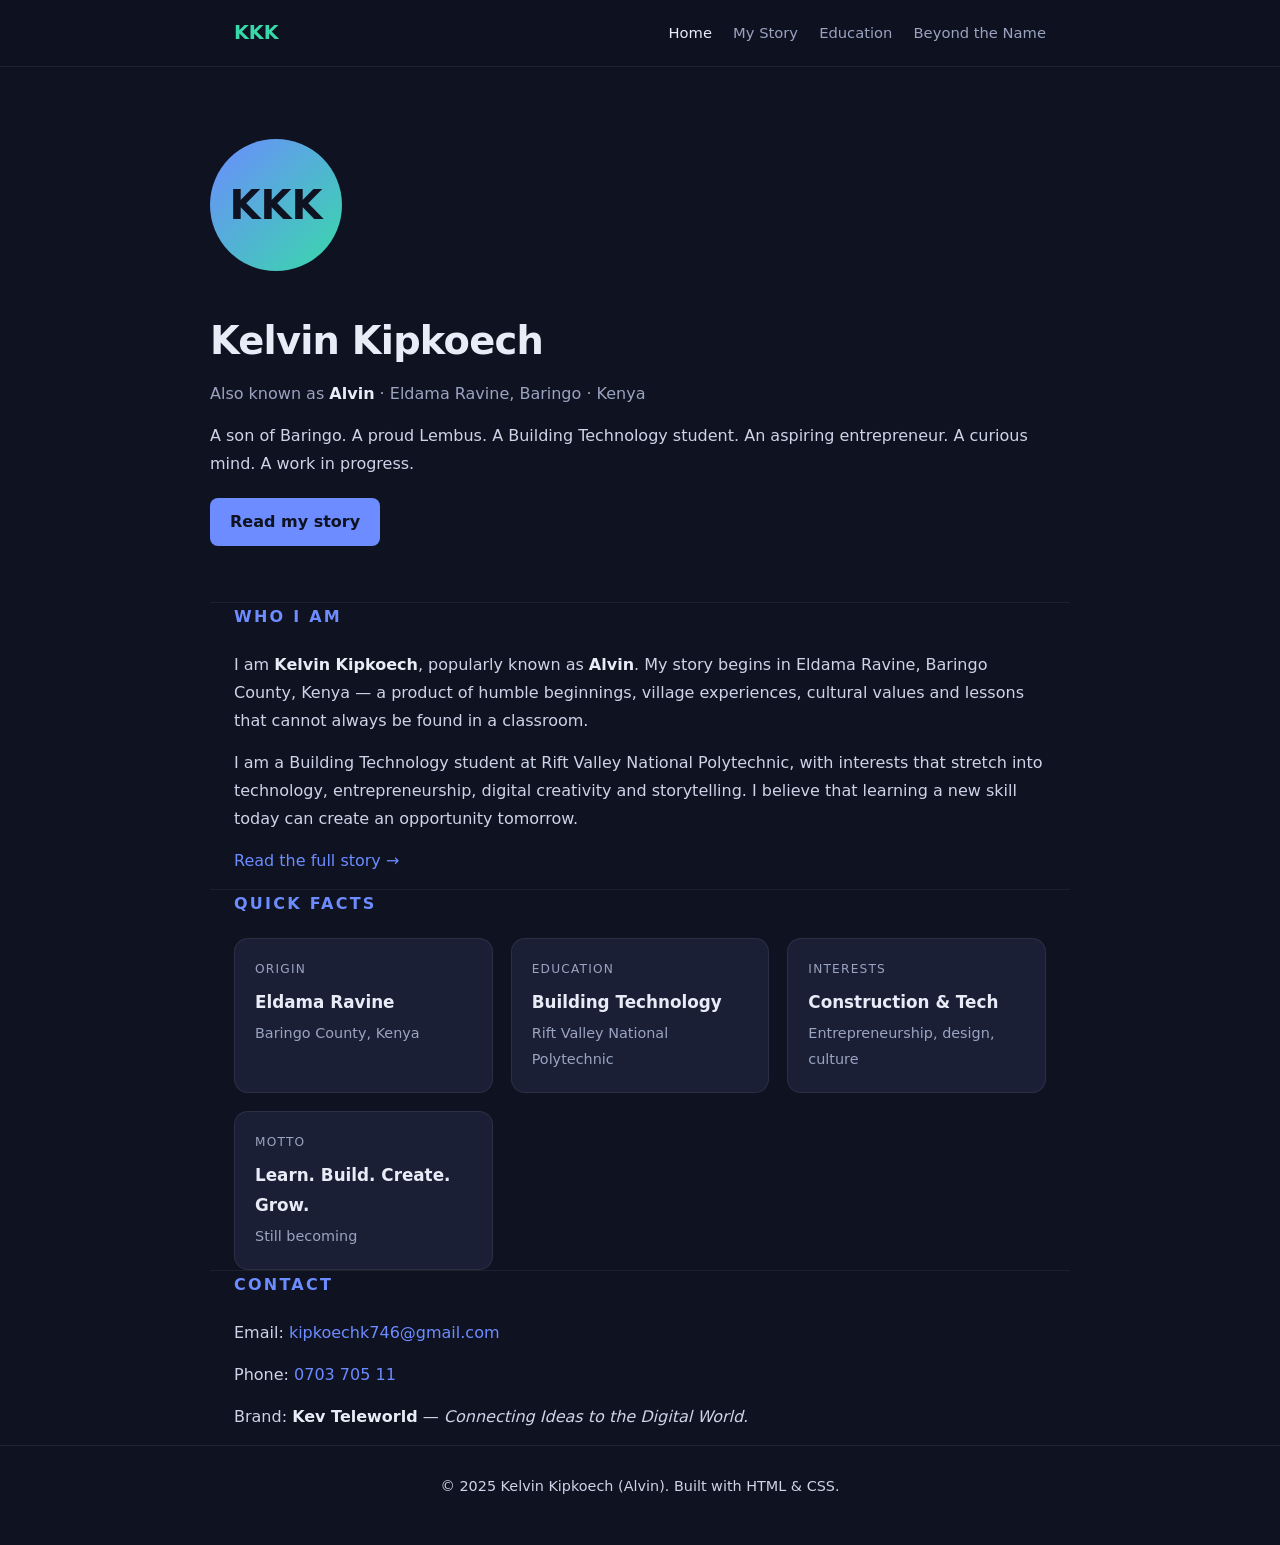
<file: index.html>
<!DOCTYPE html>
<html lang="en">
<head>
<meta charset="UTF-8">
<meta name="viewport" content="width=device-width, initial-scale=1.0">
<title>Kelvin Kipkoech (Alvin) — Portfolio</title>
<link rel="stylesheet" href="style.css">
</head>
<body>

<header class="site-header">
  <div class="container nav">
    <a class="brand" href="index.html">KKK</a>
    <nav>
      <a href="index.html" class="active">Home</a>
      <a href="story.html">My Story</a>
      <a href="story.html#education">Education</a>
      <a href="story.html#beyond">Beyond the Name</a>
    </nav>
  </div>
</header>

<main>
  <section class="hero container">
    <div class="avatar">KKK</div>
    <div>
      <h1>Kelvin Kipkoech</h1>
      <p class="tagline">Also known as <strong>Alvin</strong> · Eldama Ravine, Baringo · Kenya</p>
      <p class="lead">A son of Baringo. A proud Lembus. A Building Technology student. An aspiring entrepreneur. A curious mind. A work in progress.</p>
      <a class="btn" href="story.html">Read my story</a>
    </div>
  </section>

  <section class="container">
    <h2>Who I Am</h2>
    <p>
      I am <strong>Kelvin Kipkoech</strong>, popularly known as <strong>Alvin</strong>.
      My story begins in Eldama Ravine, Baringo County, Kenya — a product of humble
      beginnings, village experiences, cultural values and lessons that cannot always
      be found in a classroom.
    </p>
    <p>
      I am a Building Technology student at Rift Valley National Polytechnic, with
      interests that stretch into technology, entrepreneurship, digital creativity
      and storytelling. I believe that learning a new skill today can create an
      opportunity tomorrow.
    </p>
    <p><a href="story.html">Read the full story →</a></p>
  </section>

  <section class="container">
    <h2>Quick Facts</h2>
    <div class="grid">
      <div class="card">
        <div class="label">Origin</div>
        <div class="value">Eldama Ravine</div>
        <div class="sub">Baringo County, Kenya</div>
      </div>
      <div class="card">
        <div class="label">Education</div>
        <div class="value">Building Technology</div>
        <div class="sub">Rift Valley National Polytechnic</div>
      </div>
      <div class="card">
        <div class="label">Interests</div>
        <div class="value">Construction &amp; Tech</div>
        <div class="sub">Entrepreneurship, design, culture</div>
      </div>
      <div class="card">
        <div class="label">Motto</div>
        <div class="value">Learn. Build. Create. Grow.</div>
        <div class="sub">Still becoming</div>
      </div>
    </div>
  </section>

  <section id="contact" class="container">
    <h2>Contact</h2>
    <p>Email: <a href="mailto:kipkoechk746@gmail.com">kipkoechk746@gmail.com</a></p>
    <p>Phone: <a href="tel:+25470370511">0703 705 11</a></p>
    <p>Brand: <strong>Kev Teleworld</strong> — <em>Connecting Ideas to the Digital World.</em></p>
  </section>
</main>

<footer class="site-footer">
  <div class="container">
    <p>© 2025 Kelvin Kipkoech (Alvin). Built with HTML &amp; CSS.</p>
  </div>
</footer>

</body>
</html>
</file>
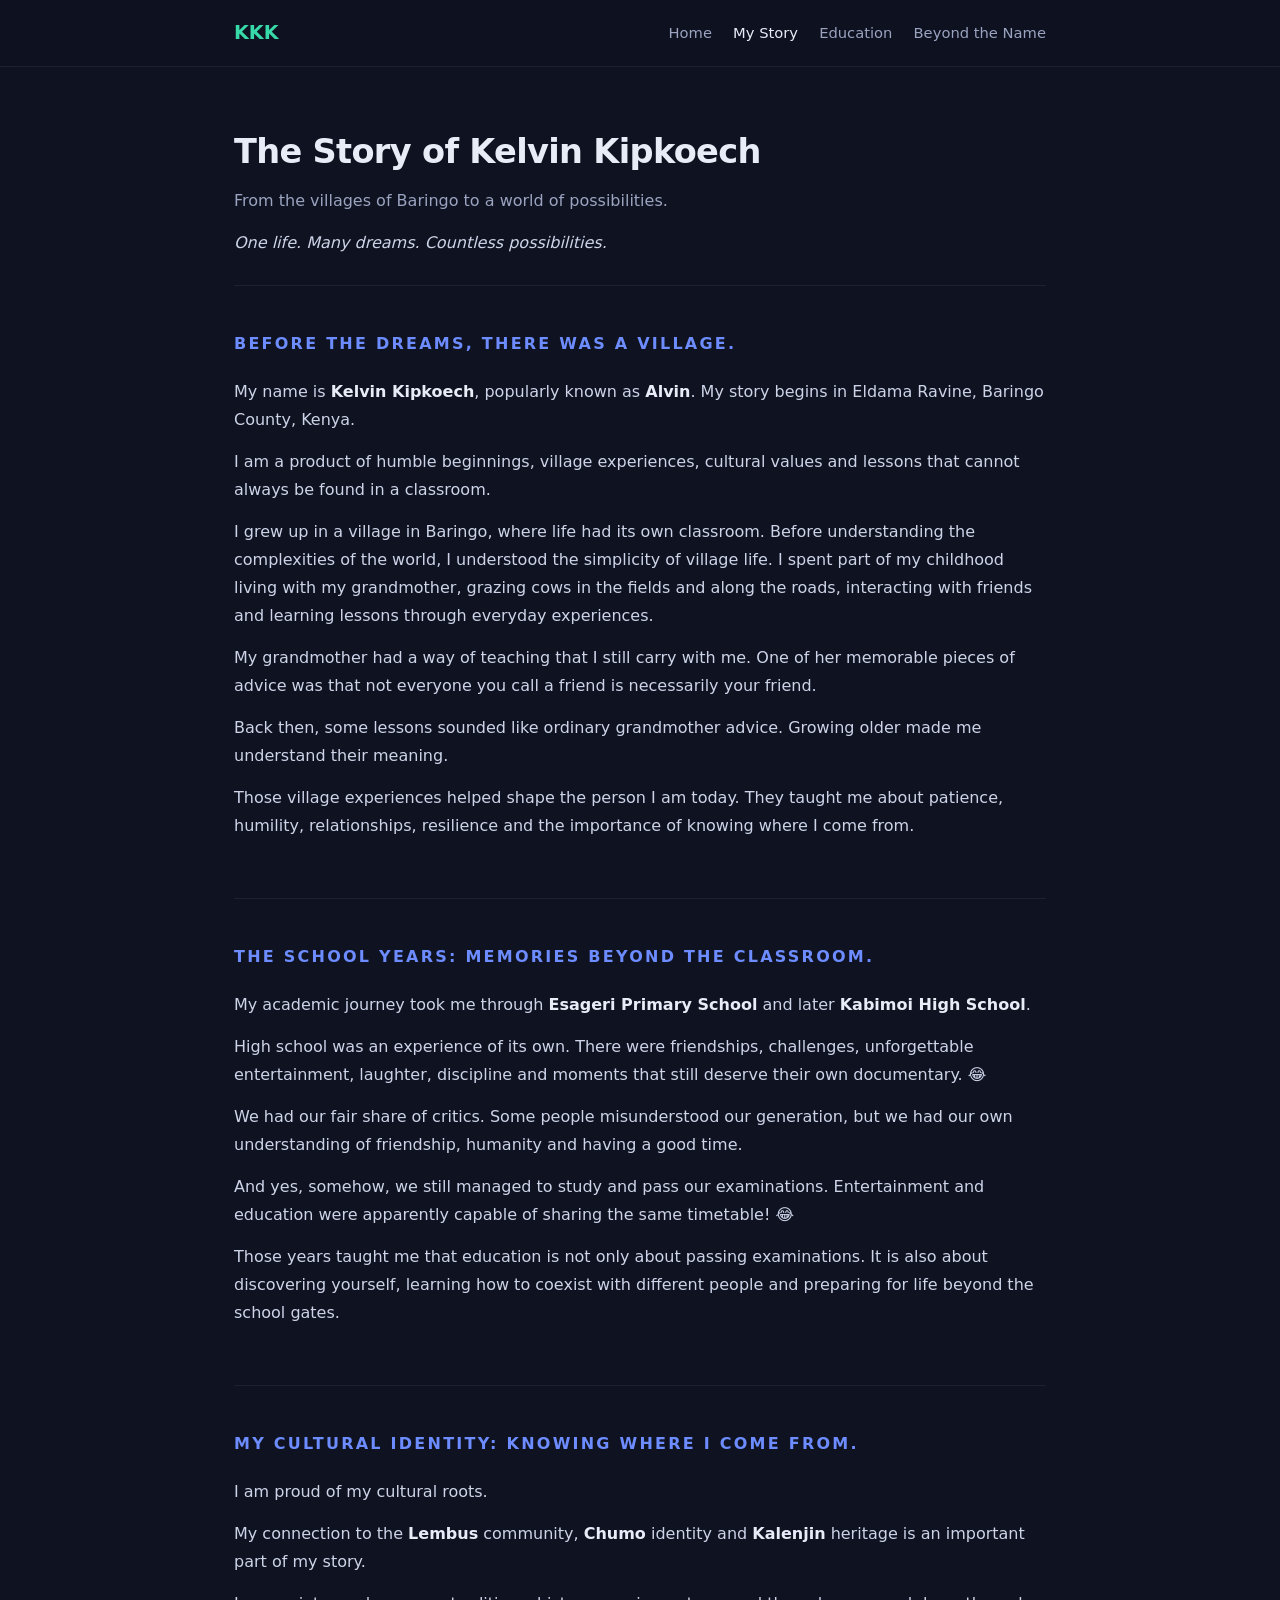
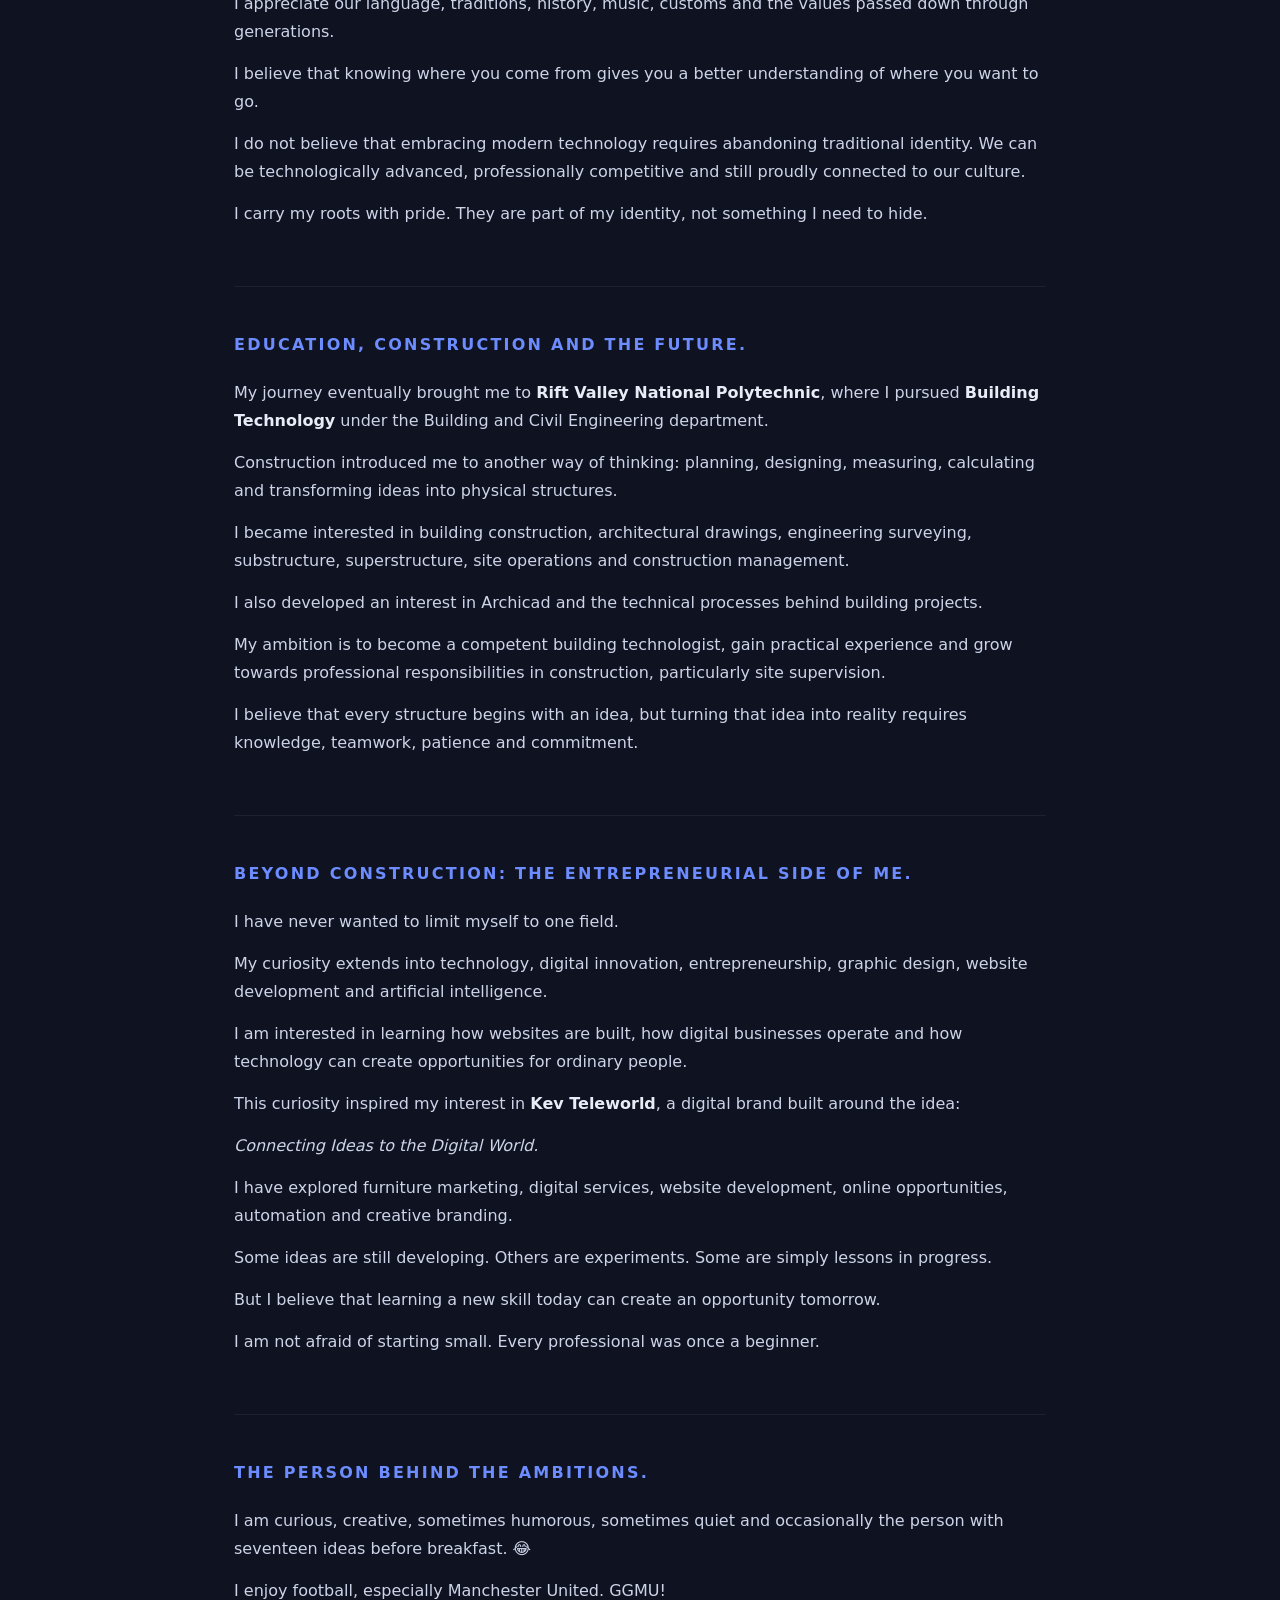
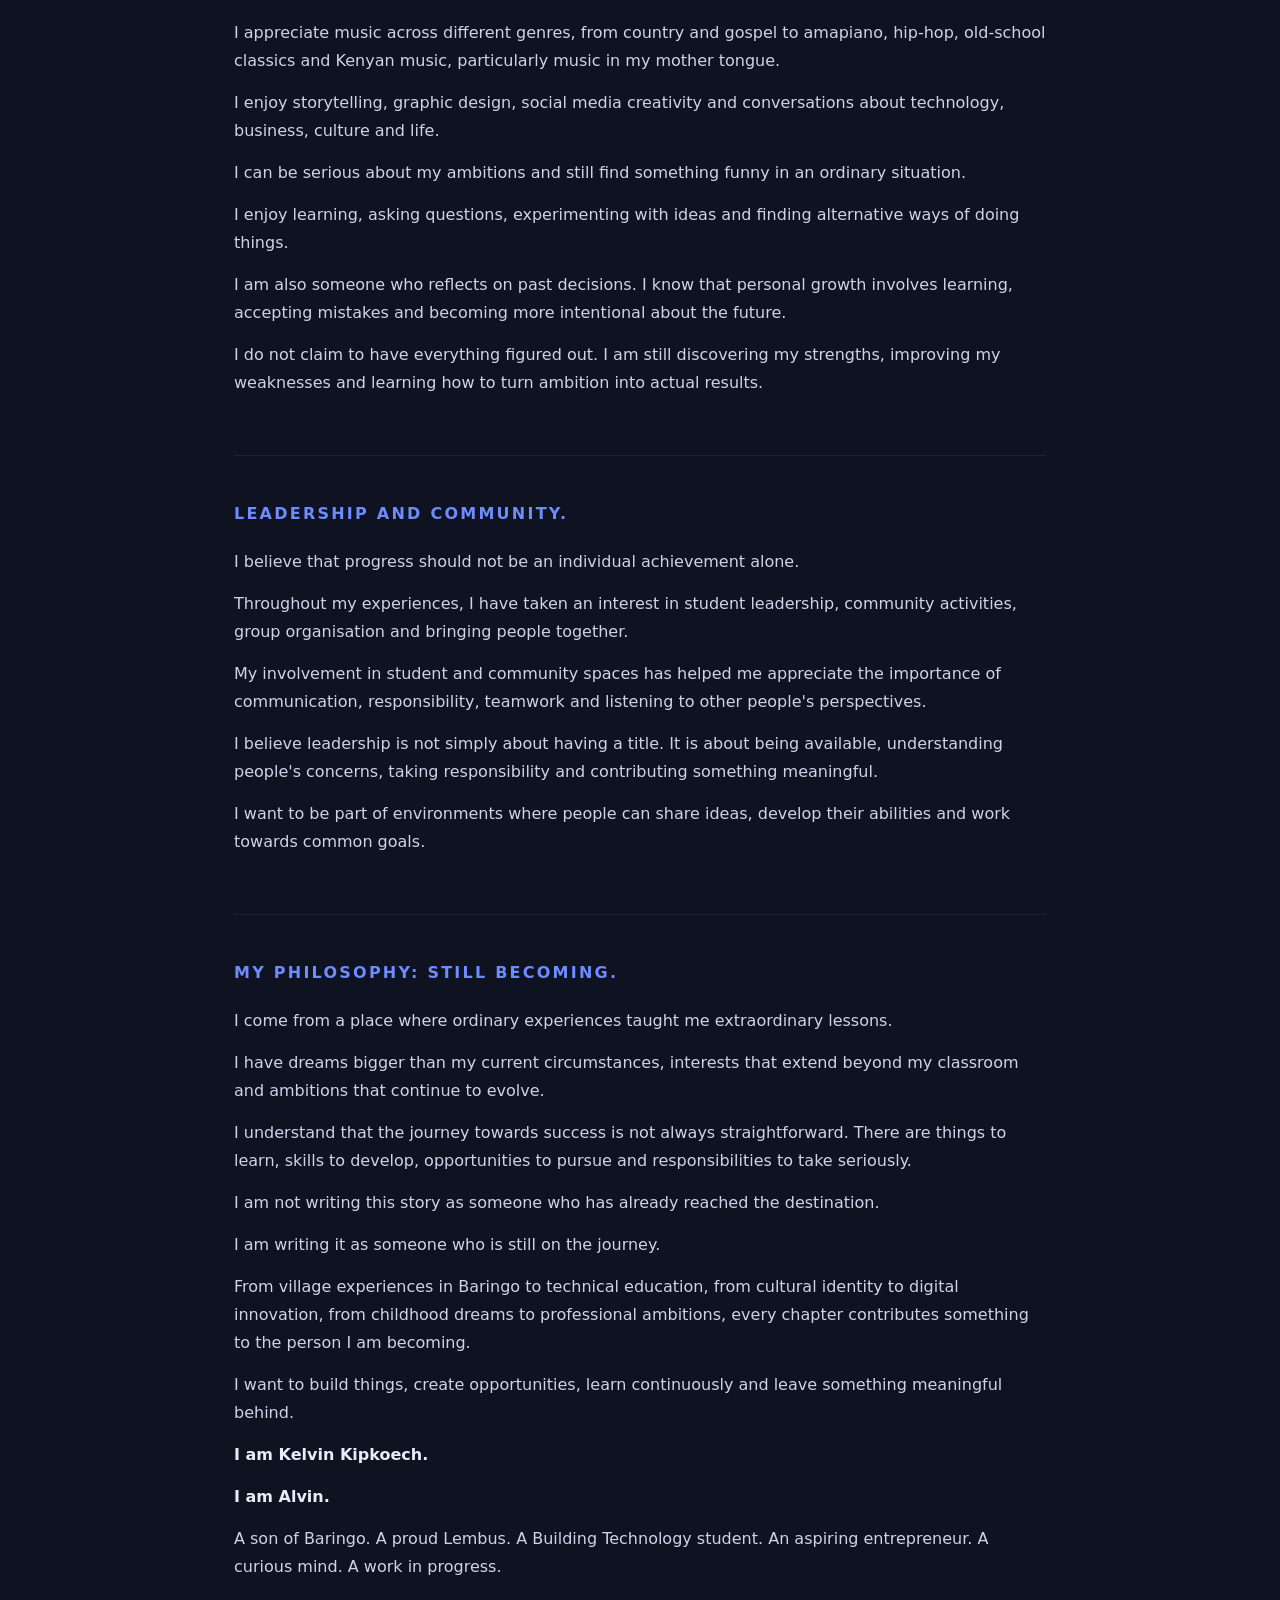
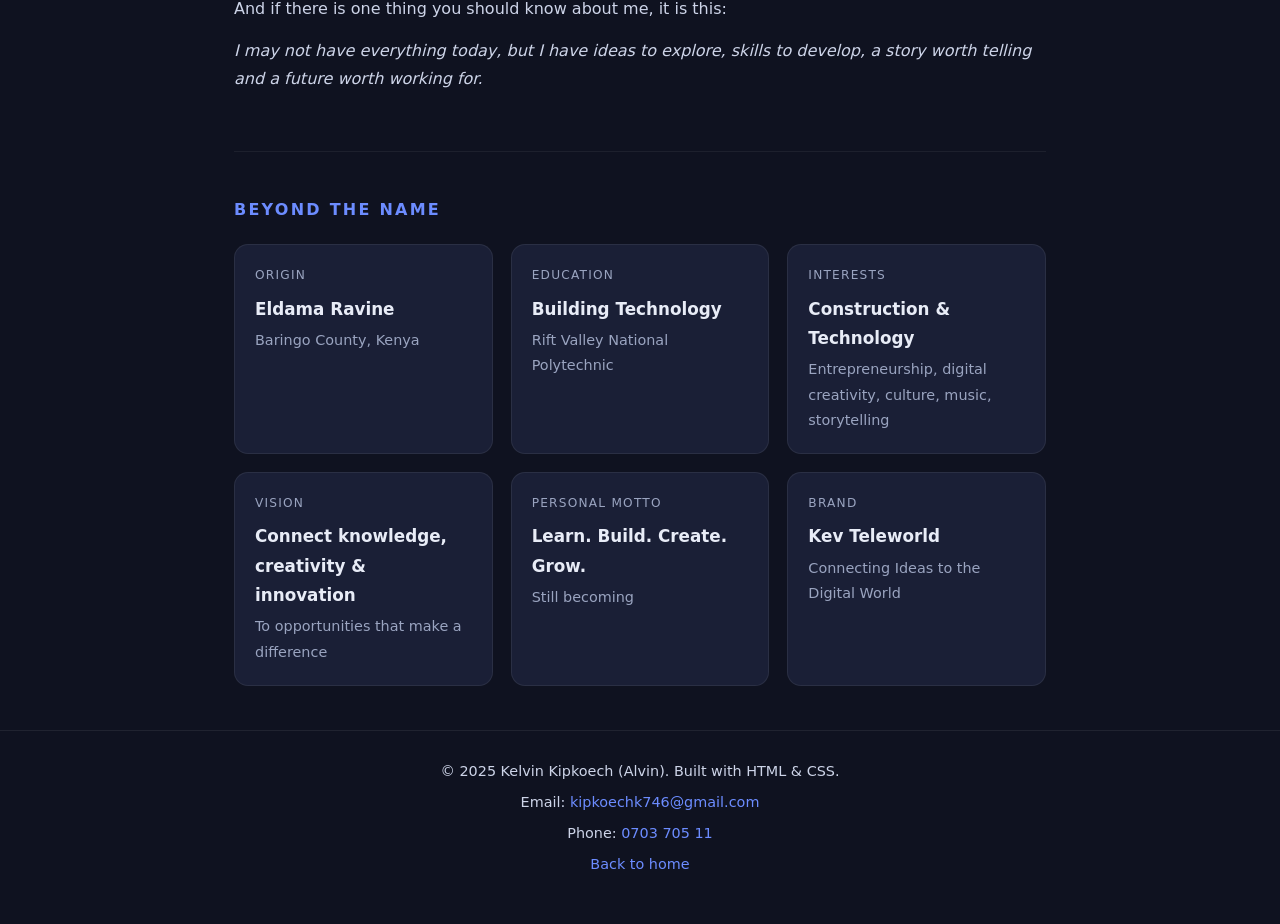
<file: story.html>
<!DOCTYPE html>
<html lang="en">
<head>
<meta charset="UTF-8">
<meta name="viewport" content="width=device-width, initial-scale=1.0">
<title>My Story — Kelvin Kipkoech</title>
<link rel="stylesheet" href="style.css">
</head>
<body>

<header class="site-header">
  <div class="container nav">
    <a class="brand" href="index.html">KKK</a>
    <nav>
      <a href="index.html">Home</a>
      <a href="story.html" class="active">My Story</a>
      <a href="story.html#education">Education</a>
      <a href="story.html#beyond">Beyond the Name</a>
    </nav>
  </div>
</header>

<main class="container">

  <section class="page-intro">
    <h1>The Story of Kelvin Kipkoech</h1>
    <p class="tagline">From the villages of Baringo to a world of possibilities.</p>
    <p class="lead"><em>One life. Many dreams. Countless possibilities.</em></p>
  </section>

  <section id="village">
    <h2>Before the dreams, there was a village.</h2>
    <p>
      My name is <strong>Kelvin Kipkoech</strong>, popularly known as <strong>Alvin</strong>.
      My story begins in Eldama Ravine, Baringo County, Kenya.
    </p>
    <p>
      I am a product of humble beginnings, village experiences, cultural values and
      lessons that cannot always be found in a classroom.
    </p>
    <p>
      I grew up in a village in Baringo, where life had its own classroom. Before
      understanding the complexities of the world, I understood the simplicity of
      village life. I spent part of my childhood living with my grandmother, grazing
      cows in the fields and along the roads, interacting with friends and learning
      lessons through everyday experiences.
    </p>
    <p>
      My grandmother had a way of teaching that I still carry with me. One of her
      memorable pieces of advice was that not everyone you call a friend is
      necessarily your friend.
    </p>
    <p>
      Back then, some lessons sounded like ordinary grandmother advice. Growing older
      made me understand their meaning.
    </p>
    <p>
      Those village experiences helped shape the person I am today. They taught me
      about patience, humility, relationships, resilience and the importance of
      knowing where I come from.
    </p>
  </section>

  <section id="school">
    <h2>The school years: Memories beyond the classroom.</h2>
    <p>
      My academic journey took me through <strong>Esageri Primary School</strong> and
      later <strong>Kabimoi High School</strong>.
    </p>
    <p>
      High school was an experience of its own. There were friendships, challenges,
      unforgettable entertainment, laughter, discipline and moments that still deserve
      their own documentary. 😂
    </p>
    <p>
      We had our fair share of critics. Some people misunderstood our generation, but
      we had our own understanding of friendship, humanity and having a good time.
    </p>
    <p>
      And yes, somehow, we still managed to study and pass our examinations.
      Entertainment and education were apparently capable of sharing the same
      timetable! 😂
    </p>
    <p>
      Those years taught me that education is not only about passing examinations. It
      is also about discovering yourself, learning how to coexist with different people
      and preparing for life beyond the school gates.
    </p>
  </section>

  <section id="culture">
    <h2>My cultural identity: Knowing where I come from.</h2>
    <p>I am proud of my cultural roots.</p>
    <p>
      My connection to the <strong>Lembus</strong> community, <strong>Chumo</strong>
      identity and <strong>Kalenjin</strong> heritage is an important part of my story.
    </p>
    <p>
      I appreciate our language, traditions, history, music, customs and the values
      passed down through generations.
    </p>
    <p>
      I believe that knowing where you come from gives you a better understanding of
      where you want to go.
    </p>
    <p>
      I do not believe that embracing modern technology requires abandoning traditional
      identity. We can be technologically advanced, professionally competitive and
      still proudly connected to our culture.
    </p>
    <p>
      I carry my roots with pride. They are part of my identity, not something I need
      to hide.
    </p>
  </section>

  <section id="education">
    <h2>Education, construction and the future.</h2>
    <p>
      My journey eventually brought me to <strong>Rift Valley National Polytechnic</strong>,
      where I pursued <strong>Building Technology</strong> under the Building and Civil
      Engineering department.
    </p>
    <p>
      Construction introduced me to another way of thinking: planning, designing,
      measuring, calculating and transforming ideas into physical structures.
    </p>
    <p>
      I became interested in building construction, architectural drawings, engineering
      surveying, substructure, superstructure, site operations and construction
      management.
    </p>
    <p>
      I also developed an interest in Archicad and the technical processes behind
      building projects.
    </p>
    <p>
      My ambition is to become a competent building technologist, gain practical
      experience and grow towards professional responsibilities in construction,
      particularly site supervision.
    </p>
    <p>
      I believe that every structure begins with an idea, but turning that idea into
      reality requires knowledge, teamwork, patience and commitment.
    </p>
  </section>

  <section id="entrepreneur">
    <h2>Beyond construction: The entrepreneurial side of me.</h2>
    <p>I have never wanted to limit myself to one field.</p>
    <p>
      My curiosity extends into technology, digital innovation, entrepreneurship,
      graphic design, website development and artificial intelligence.
    </p>
    <p>
      I am interested in learning how websites are built, how digital businesses
      operate and how technology can create opportunities for ordinary people.
    </p>
    <p>
      This curiosity inspired my interest in <strong>Kev Teleworld</strong>, a digital
      brand built around the idea:
    </p>
    <p><em>Connecting Ideas to the Digital World.</em></p>
    <p>
      I have explored furniture marketing, digital services, website development,
      online opportunities, automation and creative branding.
    </p>
    <p>
      Some ideas are still developing. Others are experiments. Some are simply lessons
      in progress.
    </p>
    <p>But I believe that learning a new skill today can create an opportunity tomorrow.</p>
    <p>I am not afraid of starting small. Every professional was once a beginner.</p>
  </section>

  <section id="person">
    <h2>The person behind the ambitions.</h2>
    <p>
      I am curious, creative, sometimes humorous, sometimes quiet and occasionally the
      person with seventeen ideas before breakfast. 😂
    </p>
    <p>I enjoy football, especially Manchester United. GGMU!</p>
    <p>
      I appreciate music across different genres, from country and gospel to amapiano,
      hip-hop, old-school classics and Kenyan music, particularly music in my mother
      tongue.
    </p>
    <p>
      I enjoy storytelling, graphic design, social media creativity and conversations
      about technology, business, culture and life.
    </p>
    <p>
      I can be serious about my ambitions and still find something funny in an ordinary
      situation.
    </p>
    <p>
      I enjoy learning, asking questions, experimenting with ideas and finding
      alternative ways of doing things.
    </p>
    <p>
      I am also someone who reflects on past decisions. I know that personal growth
      involves learning, accepting mistakes and becoming more intentional about the
      future.
    </p>
    <p>
      I do not claim to have everything figured out. I am still discovering my
      strengths, improving my weaknesses and learning how to turn ambition into actual
      results.
    </p>
  </section>

  <section id="leadership">
    <h2>Leadership and community.</h2>
    <p>I believe that progress should not be an individual achievement alone.</p>
    <p>
      Throughout my experiences, I have taken an interest in student leadership,
      community activities, group organisation and bringing people together.
    </p>
    <p>
      My involvement in student and community spaces has helped me appreciate the
      importance of communication, responsibility, teamwork and listening to other
      people's perspectives.
    </p>
    <p>
      I believe leadership is not simply about having a title. It is about being
      available, understanding people's concerns, taking responsibility and
      contributing something meaningful.
    </p>
    <p>
      I want to be part of environments where people can share ideas, develop their
      abilities and work towards common goals.
    </p>
  </section>

  <section id="philosophy">
    <h2>My philosophy: Still becoming.</h2>
    <p>
      I come from a place where ordinary experiences taught me extraordinary lessons.
    </p>
    <p>
      I have dreams bigger than my current circumstances, interests that extend beyond
      my classroom and ambitions that continue to evolve.
    </p>
    <p>
      I understand that the journey towards success is not always straightforward.
      There are things to learn, skills to develop, opportunities to pursue and
      responsibilities to take seriously.
    </p>
    <p>I am not writing this story as someone who has already reached the destination.</p>
    <p>I am writing it as someone who is still on the journey.</p>
    <p>
      From village experiences in Baringo to technical education, from cultural identity
      to digital innovation, from childhood dreams to professional ambitions, every
      chapter contributes something to the person I am becoming.
    </p>
    <p>
      I want to build things, create opportunities, learn continuously and leave
      something meaningful behind.
    </p>
    <p><strong>I am Kelvin Kipkoech.</strong></p>
    <p><strong>I am Alvin.</strong></p>
    <p>
      A son of Baringo. A proud Lembus. A Building Technology student. An aspiring
      entrepreneur. A curious mind. A work in progress.
    </p>
    <p>And if there is one thing you should know about me, it is this:</p>
    <p><em>
      I may not have everything today, but I have ideas to explore, skills to develop,
      a story worth telling and a future worth working for.
    </em></p>
  </section>

  <section id="beyond">
    <h2>Beyond the Name</h2>
    <div class="grid">
      <div class="card">
        <div class="label">Origin</div>
        <div class="value">Eldama Ravine</div>
        <div class="sub">Baringo County, Kenya</div>
      </div>
      <div class="card">
        <div class="label">Education</div>
        <div class="value">Building Technology</div>
        <div class="sub">Rift Valley National Polytechnic</div>
      </div>
      <div class="card">
        <div class="label">Interests</div>
        <div class="value">Construction &amp; Technology</div>
        <div class="sub">Entrepreneurship, digital creativity, culture, music, storytelling</div>
      </div>
      <div class="card">
        <div class="label">Vision</div>
        <div class="value">Connect knowledge, creativity &amp; innovation</div>
        <div class="sub">To opportunities that make a difference</div>
      </div>
      <div class="card">
        <div class="label">Personal Motto</div>
        <div class="value">Learn. Build. Create. Grow.</div>
        <div class="sub">Still becoming</div>
      </div>
      <div class="card">
        <div class="label">Brand</div>
        <div class="value">Kev Teleworld</div>
        <div class="sub">Connecting Ideas to the Digital World</div>
      </div>
    </div>
  </section>

</main>

<footer class="site-footer">
  <div class="container">
    <p>© 2025 Kelvin Kipkoech (Alvin). Built with HTML &amp; CSS.</p>
    <p>Email: <a href="mailto:kipkoechk746@gmail.com">kipkoechk746@gmail.com</a></p>
    <p>Phone: <a href="tel:+25470370511">0703 705 11</a></p>
    <p><a href="index.html">Back to home</a></p>
  </div>
</footer>

</body>
</html>
</file>
<file: style.css>
:root {
  --bg: #0f1220;
  --card: #1a1f36;
  --text: #e8ecf7;
  --muted: #9aa4c0;
  --accent: #6c8cff;
  --accent2: #38d9a9;
}

* { margin: 0; padding: 0; box-sizing: border-box; }

body {
  font-family: system-ui, -apple-system, "Segoe UI", Roboto, sans-serif;
  background: var(--bg);
  color: var(--text);
  line-height: 1.75;
}

.container { max-width: 860px; margin: 0 auto; padding: 0 24px; }

a { color: var(--accent); text-decoration: none; }
a:hover { text-decoration: underline; }

/* Header */
.site-header {
  border-bottom: 1px solid rgba(255,255,255,.07);
  position: sticky; top: 0;
  background: rgba(15,18,32,.88);
  backdrop-filter: blur(8px);
  z-index: 10;
}
.nav {
  display: flex; align-items: center; justify-content: space-between;
  padding: 16px 24px; flex-wrap: wrap; gap: 10px;
}
.brand { font-weight: 700; font-size: 1.2rem; color: var(--accent2); }
.nav nav a { margin-left: 16px; color: var(--muted); font-size: .92rem; }
.nav nav a:hover, .nav nav a.active { color: var(--text); text-decoration: none; }

/* Hero */
.hero {
  display: flex; align-items: center; gap: 36px; flex-wrap: wrap;
  padding: 72px 0 56px;
}
.avatar {
  width: 132px; height: 132px; border-radius: 50%;
  background: linear-gradient(135deg, var(--accent), var(--accent2));
  display: flex; align-items: center; justify-content: center;
  font-size: 40px; font-weight: 700; color: #0f1220;
  flex-shrink: 0; object-fit: cover;
}
.hero h1 { font-size: 2.4rem; letter-spacing: -.02em; }
.tagline { color: var(--muted); margin-top: 6px; }
.lead { margin: 14px 0 20px; color: #cdd4e8; }

.btn {
  display: inline-block;
  background: var(--accent);
  color: #0f1220;
  font-weight: 600;
  padding: 10px 20px;
  border-radius: 8px;
}
.btn:hover { text-decoration: none; opacity: .9; }

/* Page intro (story page) */
.page-intro { padding: 56px 0 8px; }
.page-intro h1 { font-size: 2.1rem; letter-spacing: -.02em; margin-bottom: 6px; }

/* Sections */
section { padding: 44px 0; }
section + section { border-top: 1px solid rgba(255,255,255,.06); }
h2 {
  font-size: 1rem; text-transform: uppercase; letter-spacing: .14em;
  color: var(--accent); margin-bottom: 20px;
}
h3 { margin: 18px 0 8px; font-size: 1.1rem; }
p { color: #cdd4e8; margin-bottom: 14px; }
strong { color: var(--text); }

/* Cards */
.grid {
  display: grid; gap: 18px;
  grid-template-columns: repeat(auto-fit, minmax(220px, 1fr));
}
.card {
  background: var(--card);
  border: 1px solid rgba(255,255,255,.07);
  border-radius: 14px;
  padding: 20px;
}
.card .label {
  font-size: .76rem; text-transform: uppercase; letter-spacing: .1em;
  color: var(--muted); margin-bottom: 8px;
}
.card .value { font-size: 1.05rem; font-weight: 600; color: var(--text); }
.card .sub { color: var(--muted); font-size: .9rem; margin-top: 4px; }

/* Footer */
.site-footer {
  border-top: 1px solid rgba(255,255,255,.07);
  padding: 28px 0 40px;
  color: var(--muted);
  font-size: .9rem;
  text-align: center;
}
.site-footer p { margin-bottom: 6px; }

@media (max-width: 560px) {
  .hero h1 { font-size: 1.9rem; }
  .avatar { width: 100px; height: 100px; font-size: 32px; }
  .nav nav a { margin-left: 10px; font-size: .82rem; }
  .page-intro h1 { font-size: 1.6rem; }
}
</file>
